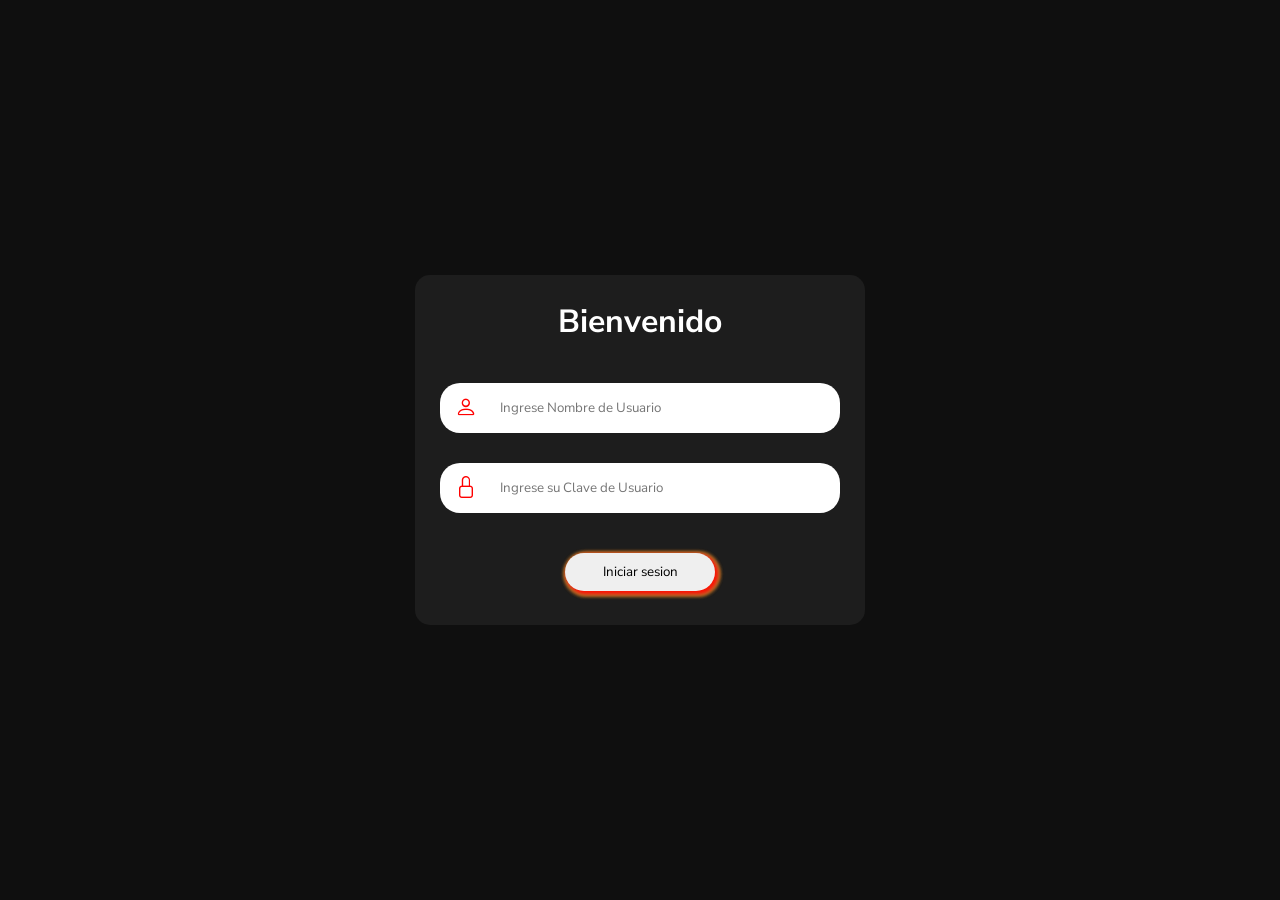
<file: index.html>
<!DOCTYPE html> <!-- HTML 5 -->
<html lang="es"> <!-- Spanish -->

<head> <!-- Cabeza de la pagina  -->
    <meta charset="UTF-8"> <!-- Indica que podemos utilizar caracteres especiales -->
    <meta name="viewport" content="width=device-width, initial-scale=1.0"> <!-- Indica que la pagina es responsiva -->
    <title>Inicio-sesion-Trabajos-JS</title> <!-- Nombre de la pagina -->
    <!-- Hoja de estylos -->
    <link rel="stylesheet" href="static/css/style.css">
    <!-- Boostrap Icons -->
    <link rel="stylesheet" href="https://cdn.jsdelivr.net/npm/bootstrap-icons@1.13.1/font/bootstrap-icons.min.css">
    <!-- Google Fonts -->
    <link rel="preconnect" href="https://fonts.googleapis.com">
    <link rel="preconnect" href="https://fonts.gstatic.com" crossorigin>
    <link
        href="https://fonts.googleapis.com/css2?family=Cedarville+Cursive&family=Edu+NSW+ACT+Cursive:wght@400..700&family=Flamenco:wght@300;400&family=Nunito+Sans:ital,opsz,wght@0,6..12,200..1000;1,6..12,200..1000&display=swap"
        rel="stylesheet">

</head> <!-- Fin de la cabeza d e la pagina -->

<body> <!-- Inicio del body -->
    <main class="container"> <!-- Inicio del container -->
        <div class="card"> <!-- Inicio de Card -->
            <h1>Bienvenido</h1>
            <div class="campos"> <!-- Inicio de Campos -->
                <div class="campo"> <!-- Inicio de Campo -->
                    <i class="bi bi-person"></i> <input type="text" placeholder="Ingrese Nombre de Usuario"
                        id="principal">
                </div> <!-- Fin de Campo-->
                <div class="campo"> <!-- Inicio de Campo -->
                    <i class="bi bi-lock"></i><input type="password" placeholder="Ingrese su Clave de Usuario"
                        id="secundario">
                </div> <!-- Fin de Campo -->
            </div> <!-- Fin de Campos -->
            <button type="submit" onclick="enviar()">Iniciar sesion</button>
        </div> <!-- Fin de Card -->
    </main> <!-- Fin del container -->
    <!-- Script JS -->
    <script src="static/js/script.js"></script>
</body> <!-- Fin del body -->

</html> <!-- Fin del html 5 -->
</file>
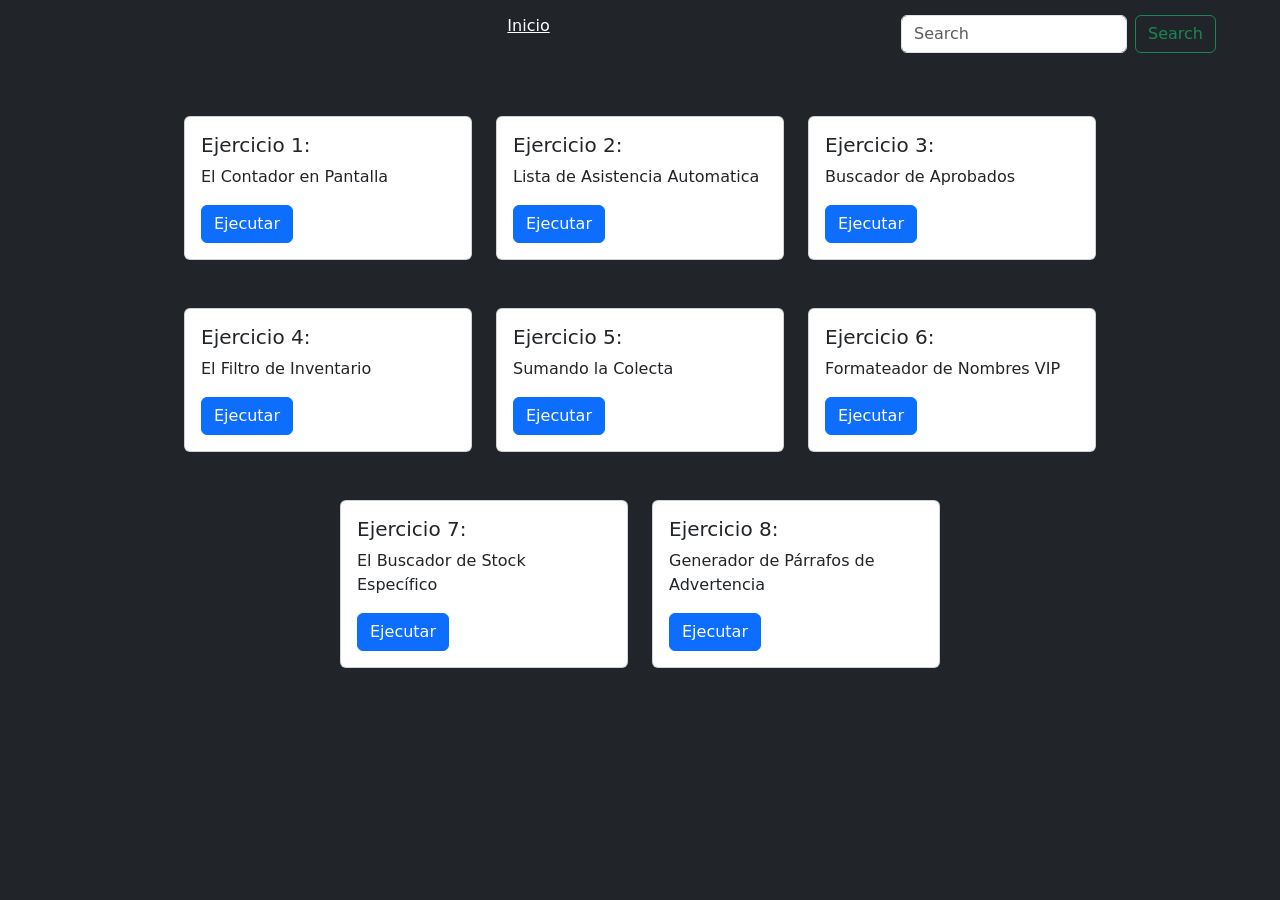
<file: bucles.html>
<!DOCTYPE html>
<html lang="es">

<head>
    <meta charset="UTF-8">
    <meta name="viewport" content="width=device-width, initial-scale=1.0">
    <!-- Autor del documento -->
    <meta name="author" content="danieljimenezliceovvh.cl">
    <link rel="stylesheet" href="static/css/bucles.css">
    <!-- Boostrap icons -->
     <link rel="stylesheet" href="https://cdn.jsdelivr.net/npm/bootstrap-icons@1.13.1/font/bootstrap-icons.min.css">
    <!-- Bootstrap CSS -->
    <link href="https://cdn.jsdelivr.net/npm/bootstrap@5.3.8/dist/css/bootstrap.min.css" rel="stylesheet"
        integrity="sha384-sRIl4kxILFvY47J16cr9ZwB07vP4J8+LH7qKQnuqkuIAvNWLzeN8tE5YBujZqJLB" crossorigin="anonymous">
    <title>Bucles for</title>
</head>

<body class="bg-dark text-blak">
    <header>
        <nav class="navbar d-flex align-items-center>
            <div class="container-fluid">
                <a class="navbar-brand fs-1 text-warning"><i class="bi bi-javascript"></i></a>
                <ul>
                    <li><i class="bi bi-house fs-4"></i><a href="portada.html">Inicio</a></li>
                </ul>
                <form class="d-flex" role="search">
                    <input class="form-control me-2" type="search" placeholder="Search" aria-label="Search" />
                    <button class="btn btn-outline-success" type="submit">Search</button>
                </form>
            </div>
        </nav>
        <main class="contenedor p-5 d-flex flex-wrap gap-4 align-items-center justify-content-center">
            <div class="card mb-4" style="width: 18rem;">
                <div class="card-body">
                    <h5 class="card-title">Ejercicio 1:</h5>
                    <p class="card-text">El Contador en Pantalla</p>
                    <a href="#" class="btn btn-primary" onclick="Contador()">Ejecutar</a>
                    <div id="resultadoContainer" class="mt-4 d-none">
                        <h5>Resultado</h5>
                        <div id="result1" class="alert alert-success fw-bold"></div>
                    </div>
                </div>
            </div>

            <div class="card mb-4" style="width: 18rem;">
                <div class="card-body">
                    <h5 class="card-title">Ejercicio 2:</h5>
                    <p class="card-text">Lista de Asistencia Automatica</p>
                    <a href="#" class="btn btn-primary" onclick="lista()">Ejecutar</a>
                    <div id="resultadoContainer2" class="mt-4 d-none">
                        <h5>Resultado</h5>
                        <div id="result2" class="alert alert-success fw-bold"></div>
                    </div>
                </div>
            </div>
            <div class="card mb-4" style="width: 18rem;">
                <div class="card-body">
                    <h5 class="card-title">Ejercicio 3:</h5>
                    <p class="card-text"> Buscador de Aprobados </p>
                    <a href="#" class="btn btn-primary" onclick="notas()">Ejecutar</a>
                    <div id="resultadoContainer3" class="mt-4 d-none">
                        <h5>Resultado</h5>
                        <div id="result3" class="alert alert-success fw-bold"></div>
                    </div>
                </div>
            </div>
            <div class="card mb-4" style="width: 18rem;">
                <div class="card-body">
                    <h5 class="card-title">Ejercicio 4:</h5>
                    <p class="card-text">El Filtro de Inventario</p>
                    <a href="#" class="btn btn-primary" onclick="Inventario()">Ejecutar</a>
                    <div id="resultadoContainer" class="mt-4 d-none">
                        <h5>Resultado</h5>
                        <div id="result1" class="alert alert-success fw-bold"></div>
                    </div>
                </div>
            </div>
            <div class="card mb-4" style="width: 18rem;">
                <div class="card-body">
                    <h5 class="card-title">Ejercicio 5:</h5>
                    <p class="card-text">Sumando la Colecta</p>
                    <a href="#" class="btn btn-primary" onclick="Sumando()">Ejecutar</a>
                    <div id="resultadoContainer" class="mt-4 d-none">
                        <h5>Resultado</h5>
                        <div id="result1" class="alert alert-success fw-bold"></div>
                    </div>
                </div>
            </div>
            <div class="card mb-4" style="width: 18rem;">
                <div class="card-body">
                    <h5 class="card-title">Ejercicio 6:</h5>
                    <p class="card-text"> Formateador de Nombres VIP</p>
                    <a href="#" class="btn btn-primary" onclick="Formateador()">Ejecutar</a>
                    <div id="resultadoContainer" class="mt-4 d-none">
                        <h5>Resultado</h5>
                        <div id="result1" class="alert alert-success fw-bold"></div>
                    </div>
                </div>
            </div>
            <div class="card mb-4" style="width: 18rem;">
                <div class="card-body">
                    <h5 class="card-title">Ejercicio 7:</h5>
                    <p class="card-text"> El Buscador de Stock Específico</p>
                    <a href="#" class="btn btn-primary" onclick="Stock()">Ejecutar</a>
                    <div id="resultadoContainer" class="mt-4 d-none">
                        <h5>Resultado</h5>
                        <div id="result1" class="alert alert-success fw-bold"></div>
                    </div>
                </div>
            </div>
            <div class="card mb-4" style="width: 18rem;">
                <div class="card-body">
                    <h5 class="card-title">Ejercicio 8:</h5>
                    <p class="card-text">Generador de Párrafos de Advertencia</p>
                    <a href="#" class="btn btn-primary" onclick="Generador()">Ejecutar</a>
                    <div id="resultadoContainer" class="mt-4 d-none">
                        <h5>Resultado</h5>
                        <div id="result1" class="alert alert-success fw-bold"></div>
                    </div>
                </div>
            </div>
        </main>
        </div>
        </div>
    </header>

    <!-- Script JS -->
    <script src="static/js/bucles.js"></script>
    <!-- Bootstrap JS -->
    <script src="https://cdn.jsdelivr.net/npm/bootstrap@5.3.8/dist/js/bootstrap.bundle.min.js"
        integrity="sha384-FKyoEForCGlyvwx9Hj09JcYn3nv7wiPVlz7YYwJrWVcXK/BmnVDxM+D2scQbITxI"
        crossorigin="anonymous"></script>
</body>

</html>
</file>
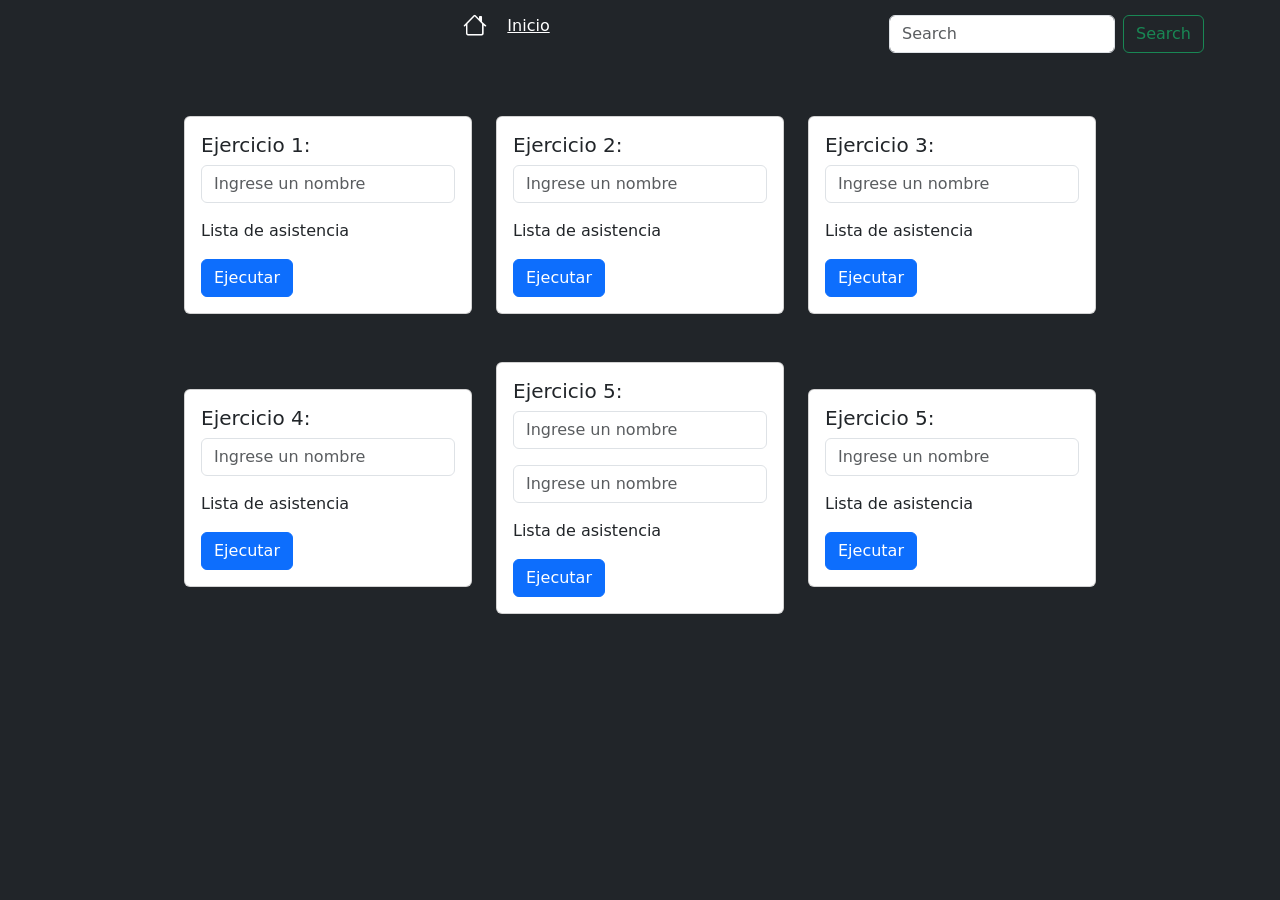
<file: funciones.html>
<!DOCTYPE html>
<html lang="es">

<head>
    <meta charset="UTF-8">
    <meta name="viewport" content="width=device-width, initial-scale=1.0">
    <meta name="author" content="danieljimenezliceovvh.cl">

    <link rel="stylesheet" href="static/css/bucles.css">

    <!-- Bootstrap icons -->
    <link rel="stylesheet" href="https://cdn.jsdelivr.net/npm/bootstrap-icons@1.13.1/font/bootstrap-icons.min.css">

    <!-- Bootstrap CSS -->
    <link href="https://cdn.jsdelivr.net/npm/bootstrap@5.3.8/dist/css/bootstrap.min.css" rel="stylesheet">

    <title>Bucles for</title>
</head>

<body class="bg-dark text-white">

    <header>
        <nav class="navbar d-flex align-items-center">
            <div class="container-fluid">
                <a class="navbar-brand fs-1 text-warning">
                    <i class="bi bi-javascript"></i>
                </a>

                <ul>
                    <li>
                        <i class="bi bi-house fs-4"></i>
                        <a href="portada.html">Inicio</a>
                    </li>
                </ul>

                <form class="d-flex">
                    <input class="form-control me-2" type="search" placeholder="Search" />
                    <button class="btn btn-outline-success" type="submit">Search</button>
                </form>
            </div>
        </nav>
    </header>

    <main class="contenedor p-5 d-flex flex-wrap gap-4 align-items-center justify-content-center">
        <!-- Caja 1 -->
        <div class="card mb-4" style="width: 18rem;">
            <div class="card-body">
                <h5 class="card-title">Ejercicio 1:</h5>

                <input type="text" class="form-control mb-3" id="input1" placeholder="Ingrese un nombre">

                <p class="card-text">Lista de asistencia</p>

                <button class="btn btn-primary" onclick="Contador()">Ejecutar</button>

                <div id="container1" class="mt-4 d-none">
                    <h5>Resultado</h5>
                    <div id="result1" class="alert alert-success fw-bold"></div>
                </div>
            </div>
        </div>

        <!-- Caja 2 -->

        <div class="card mb-4" style="width: 18rem;">
            <div class="card-body">
                <h5 class="card-title">Ejercicio 2:</h5>

                <input type="text" class="form-control mb-3" id="input2" placeholder="Ingrese un nombre">

                <p class="card-text">Lista de asistencia</p>

                <button class="btn btn-primary" onclick="ingresarUrgencia()">Ejecutar</button>

                <div id="container2" class="mt-4 d-none">
                    <h5>Resultado</h5>
                    <div id="result2" class="alert alert-success fw-bold"></div>
                </div>
            </div>
        </div>

        <!-- Caja 3 -->

        <div class="card mb-4" style="width: 18rem;">
            <div class="card-body">
                <h5 class="card-title">Ejercicio 3:</h5>

                <input type="text" class="form-control mb-3" id="input3" placeholder="Ingrese un nombre">

                <p class="card-text">Lista de asistencia</p>

                <button class="btn btn-primary" onclick="delivery()">Ejecutar</button>

                <div id="container3" class="mt-4 d-none">
                    <h5>Resultado</h5>
                    <div id="result3" class="alert alert-success fw-bold"></div>
                </div>
            </div>
        </div>

        <!-- Caja 4 -->

        <div class="card mb-4" style="width: 18rem;">
            <div class="card-body">
                <h5 class="card-title">Ejercicio 4:</h5>

                <input type="text" class="form-control mb-3" id="input4" placeholder="Ingrese un nombre">

                <p class="card-text">Lista de asistencia</p>

                <button class="btn btn-primary" onclick="verificarCodigo()">Ejecutar</button>

                <div id="container4" class="mt-4 d-none">
                    <h5>Resultado</h5>
                    <div id="result4" class="alert alert-success fw-bold"></div>
                </div>
            </div>
        </div>

        <!-- Ejercicio 5 -->


        <div class="card mb-4" style="width: 18rem;">
            <div class="card-body">
                <h5 class="card-title">Ejercicio 5:</h5>

                <input type="text" class="form-control mb-3" id="input5" placeholder="Ingrese un nombre">
                <input type="text" class="form-control mb-3" id="input_5" placeholder="Ingrese un nombre">

                <p class="card-text">Lista de asistencia</p>

                <button class="btn btn-primary" onclick="simularCuotas()">Ejecutar</button>

                <div id="container5" class="mt-4 d-none">
                    <h5>Resultado</h5>
                    <div id="result5" class="alert alert-success fw-bold"></div>
                </div>
            </div>
        </div>

        <!-- Ejercicio 6 -->

        

        <div class="card mb-4" style="width: 18rem;">
            <div class="card-body">
                <h5 class="card-title">Ejercicio 5:</h5>

                <input type="text" class="form-control mb-3" id="input6" placeholder="Ingrese un nombre">

                <p class="card-text">Lista de asistencia</p>

                <button class="btn btn-primary" onclick="FiltrarPrecios()">Ejecutar</button>

                <div id="container6" class="mt-4 d-none">
                    <h5>Resultado</h5>
                    <div id="result6" class="alert alert-success fw-bold"></div>
                </div>
            </div>
        </div>

    </main>

    <!-- Script JS -->
    <script src="static/js/funciones.js"></script>

    <!-- Bootstrap JS -->
    <script src="https://cdn.jsdelivr.net/npm/bootstrap@5.3.8/dist/js/bootstrap.bundle.min.js"></script>

</body>

</html>
</file>
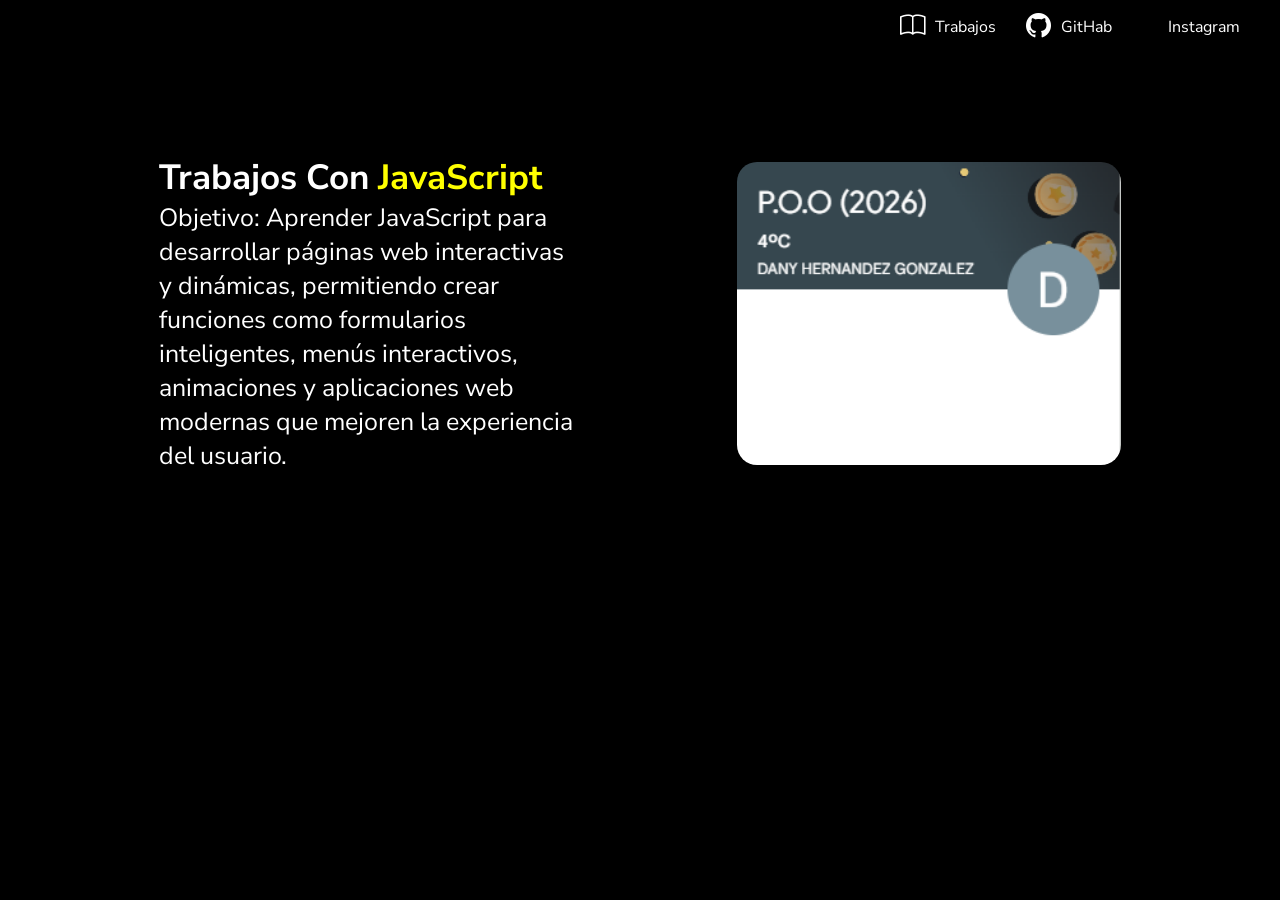
<file: portada.html>
<!DOCTYPE html> <!-- Inicio del HTML 5 -->
<html lang="es"> <!-- Spanish -->

<head> <!-- Cabeza d ela pagina -->
    <meta charset="UTF-8"> <!-- Indica que podemos utilizar caracteres especiales -->
    <meta name="viewport" content="width=device-width, initial-scale=1.0"> <!-- Indica que la pagina es responsiva -->
    <title>Document</title> <!-- Nombre de la pagina -->
    <!-- Boostrap Icons -->
    <link rel="stylesheet" href="https://cdn.jsdelivr.net/npm/bootstrap-icons@1.13.1/font/bootstrap-icons.min.css">
    <!-- CSS -->
    <link rel="stylesheet" href="static/css/portada.css">
    <!-- Google Fonts -->
    <link rel="preconnect" href="https://fonts.googleapis.com">
    <link rel="preconnect" href="https://fonts.gstatic.com" crossorigin>
    <link
        href="https://fonts.googleapis.com/css2?family=Cedarville+Cursive&family=Edu+NSW+ACT+Cursive:wght@400..700&family=Flamenco:wght@300;400&family=Nunito+Sans:ital,opsz,wght@0,6..12,200..1000;1,6..12,200..1000&display=swap"
        rel="stylesheet">
</head> <!-- Fin de la cabeza de la pagina -->

<body> <!-- Inicio del Cuerpo de la pagina -->
    <header> <!-- Inicio de header -->
        <nav class="nav"> <!-- Inicio de nav -->
            <i class="bi bi-javascript"></i>
            <div class="menu"> <!-- Inicio de Menu Burger -->
                <i class="bi bi-list"></i>
            </div> <!-- Fin de Menu burger -->
            <ul>
                <li><i class="bi bi-book"></i><a href="trabajos_02.html">Trabajos</a></li>
                <li><i class="bi bi-github"></i><a href="https://github.com/11gnacio">GitHab</a></li>
                <li><i class="bi bi-archive"></i><a href="#">Instagram </a></li>
            </ul>
        </nav> <!-- Fin de nav -->
    </header> <!-- Fin de header -->
    <main class="container"> <!-- Inicio del contenedor -->
        <section class="principal"> <!-- Inicio de principal -->
            <div class="isquierda"> <!-- Inicio de isquierda -->
                <h2>Trabajos Con <span>JavaScript</span></h2>
                <p>Objetivo: Aprender JavaScript para desarrollar páginas web interactivas y dinámicas, permitiendo
                    crear funciones como formularios inteligentes, menús interactivos, animaciones y aplicaciones web
                    modernas que mejoren la experiencia del usuario.</p>
            </div> <!-- Fin de isquierda -->
            <img src="static/images/hoy.PNG" alt="Referencia">
        </section> <!-- Fin de principal -->
    </main> <!-- Fin del contenedor -->
    <script src="static/js/portada.js"></script>
</body> <!-- Fin del Cuerpo de la pagina -->

</html> <!-- Fin del HTML 5-->
</file>
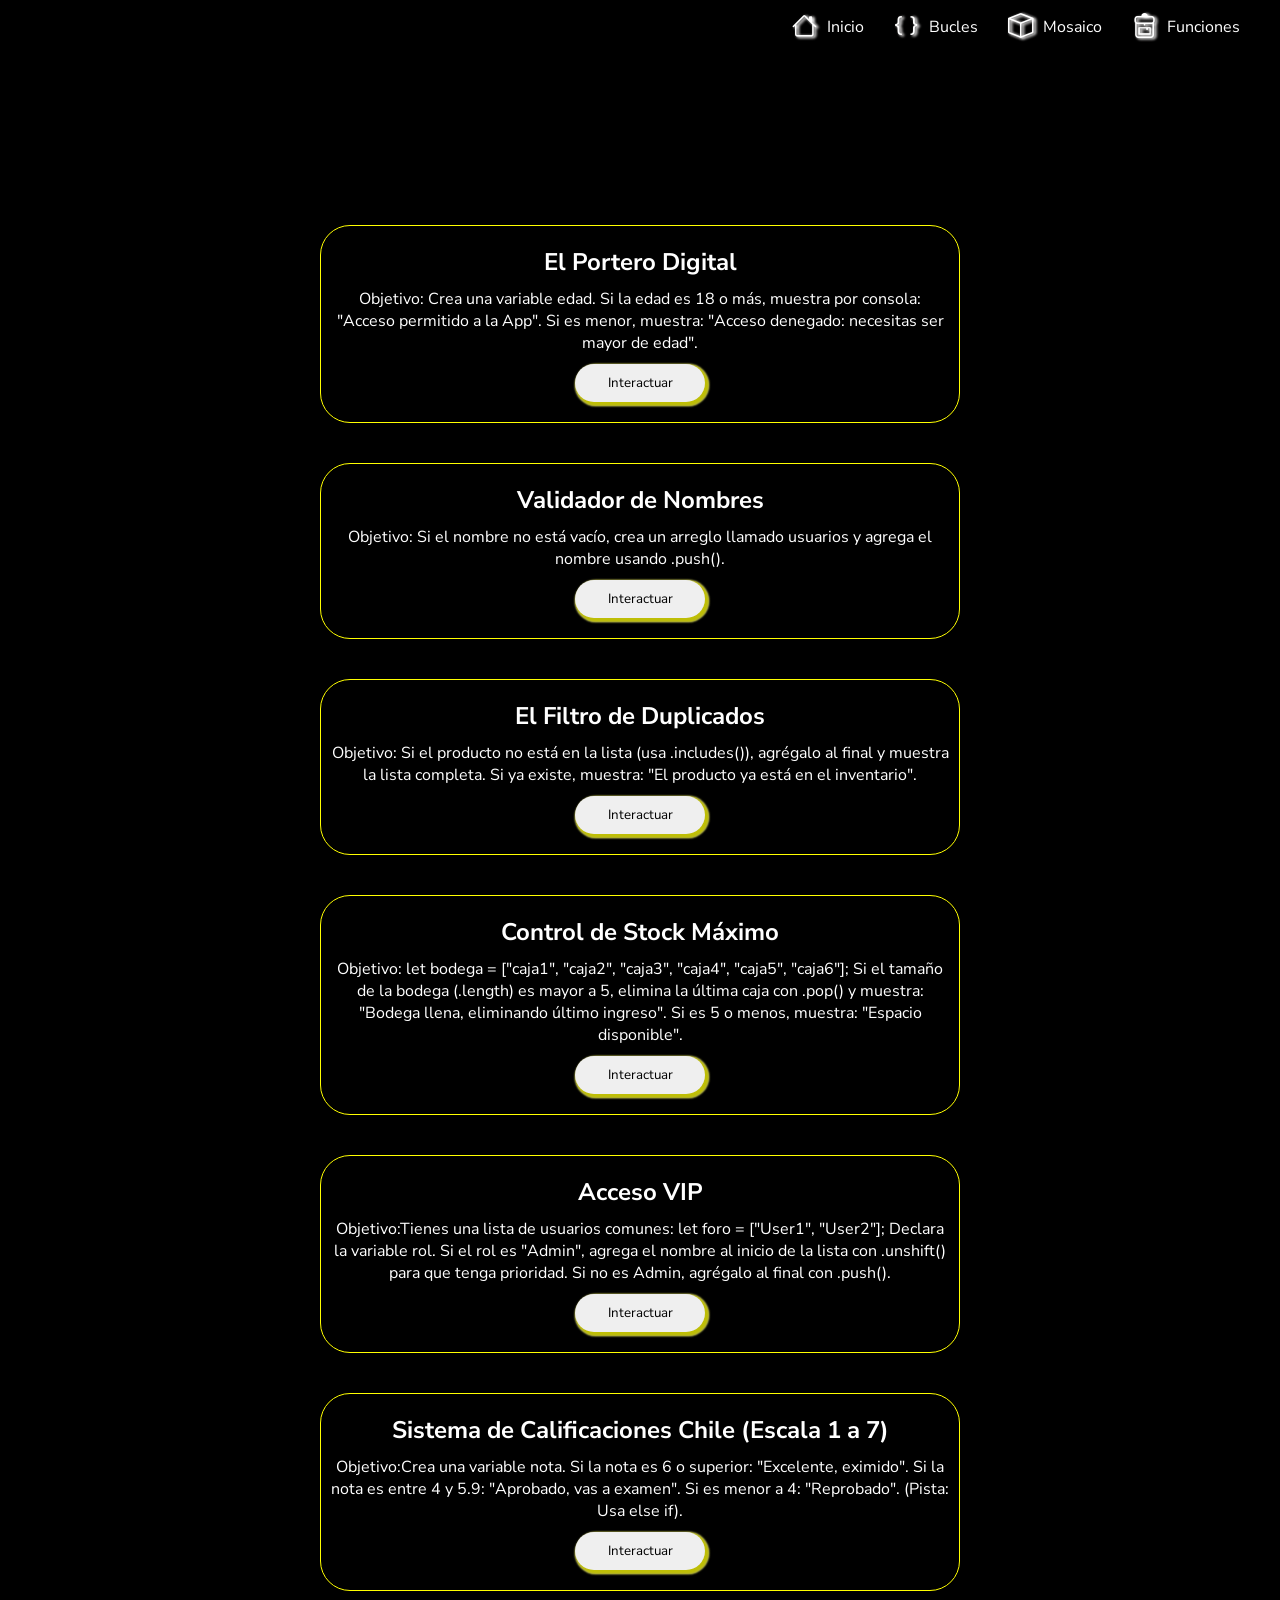
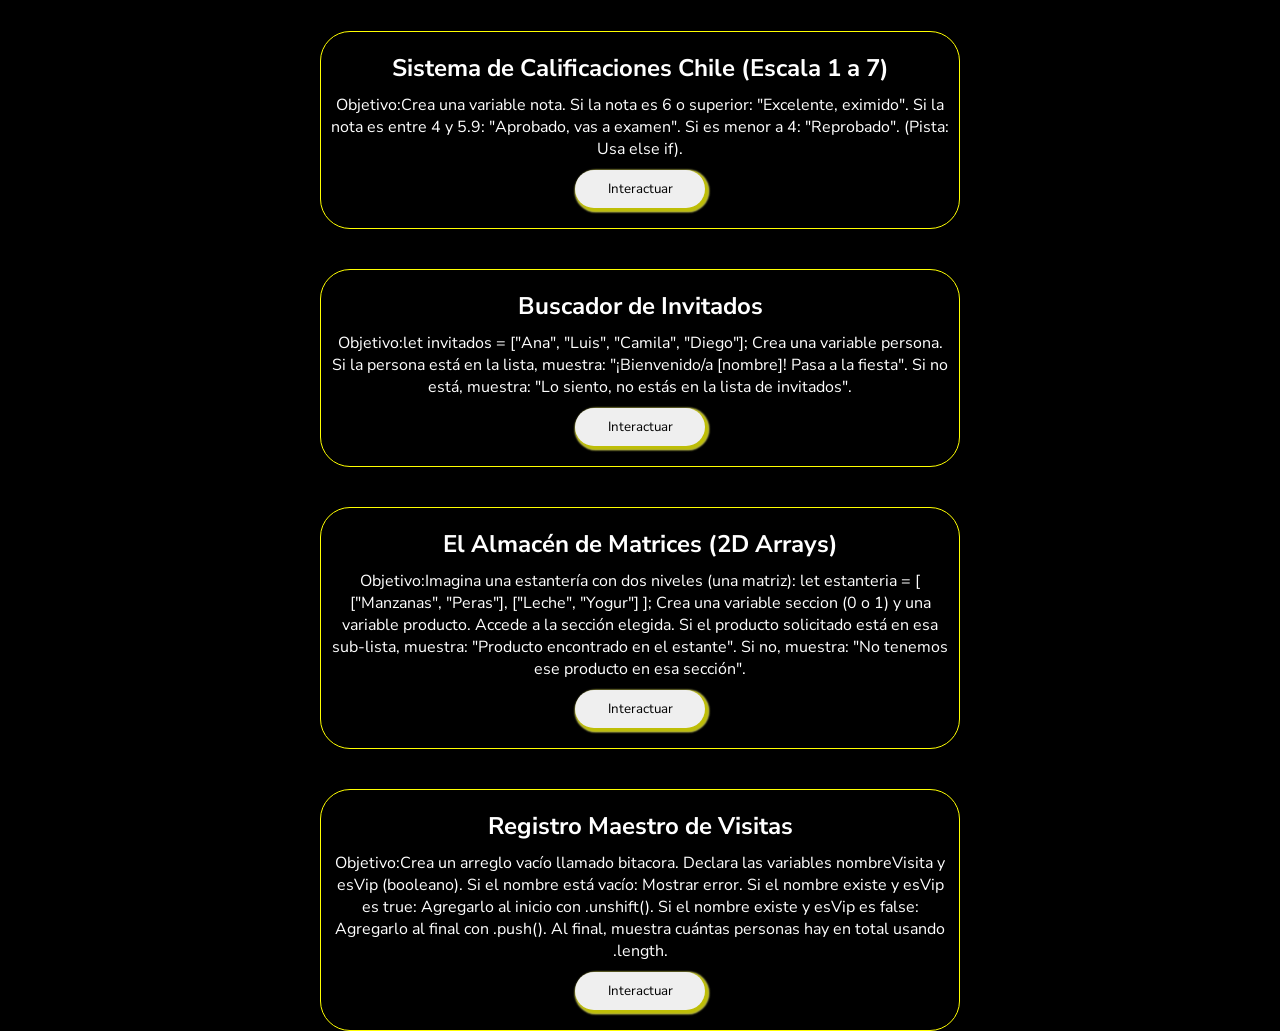
<file: trabajos_02.html>
<!DOCTYPE html> <!-- Inicio del HTML 5 -->
<html lang="es"> <!-- Spanish -->

<head> <!-- Cabeza d ela pagina -->
    <meta charset="UTF-8"> <!-- Indica que podemos utilizar caracteres especiales -->
    <meta name="viewport" content="width=device-width, initial-scale=1.0"> <!-- Indica que la pagina es responsiva -->
    <title>Document</title> <!-- Nombre de la pagina -->
    <!-- Boostrap Icons -->
    <link rel="stylesheet" href="https://cdn.jsdelivr.net/npm/bootstrap-icons@1.13.1/font/bootstrap-icons.min.css">
    <!-- CSS -->
    <link rel="stylesheet" href="static/css/trabajo_02.css">
    <!-- Google Fonts -->
    <link rel="preconnect" href="https://fonts.googleapis.com">
    <link rel="preconnect" href="https://fonts.gstatic.com" crossorigin>
    <link
        href="https://fonts.googleapis.com/css2?family=Cedarville+Cursive&family=Edu+NSW+ACT+Cursive:wght@400..700&family=Flamenco:wght@300;400&family=Nunito+Sans:ital,opsz,wght@0,6..12,200..1000;1,6..12,200..1000&display=swap"
        rel="stylesheet">
</head> <!-- Fin de la cabeza de la pagina -->

<body> <!-- Inicio del Cuerpo de la pagina -->
    <header> <!-- Inicio de header -->
        <nav class="nav"> <!-- Inicio de nav -->
            <i class="bi bi-javascript"></i>
            <div class="menu"> <!-- Inicio de Menu Burger -->
                <i class="bi bi-list"></i>
            </div> <!-- Fin de Menu burger -->
            <ul>
                <li><i class="bi bi-house"></i><a href="portada.html">Inicio</a></li>
                <li><i class="bi bi-braces"></i><a href="bucles.html">Bucles</a></li>
                <li><i class="bi bi-box"></i><a href="https://ignacio-tare.netlify.app/">Mosaico </a></li>
                <li><i class="bi bi-backpack4"></i><a href="funciones.html">Funciones </a></li>
            </ul>
        </nav> <!-- Fin de nav -->
    </header> <!-- Fin de header -->
    <main class="container"> <!-- Inicio del contenedor -->
        <section>
            <article>
                <h2> El Portero Digital</h2>
                <p>Objetivo: Crea una variable edad. Si la edad es 18 o más, muestra por consola: "Acceso permitido a la
                    App". Si es menor, muestra: "Acceso denegado: necesitas ser mayor de edad".</p>
            </article>
            <div class="btn">
                <button type="button" onclick="uno()">Interactuar</button>
            </div>
        </section>

        <section>
            <article>
                <h2> Validador de Nombres</h2>
                <p>Objetivo: Si el nombre no está vacío, crea un arreglo llamado usuarios y agrega el nombre usando
                    .push().
                </p>
            </article>
            <div class="btn">
                <button type="button" onclick="dos()">Interactuar</button>
            </div>
        </section>

        <section>
            <article>
                <h2> El Filtro de Duplicados</h2>
                <p>Objetivo: Si el producto no está en la lista (usa .includes()), agrégalo al final y muestra la lista
                    completa.
                    Si ya existe, muestra: "El producto ya está en el inventario".

                </p>
            </article>
            <div class="btn">
                <button type="button" onclick="tres()">Interactuar</button>
            </div>
        </section>

        <section>
            <article>
                <h2>Control de Stock Máximo</h2>
                <p>Objetivo: let bodega = ["caja1", "caja2", "caja3", "caja4", "caja5", "caja6"];
                    Si el tamaño de la bodega (.length) es mayor a 5, elimina la última caja con .pop() y muestra:
                    "Bodega llena, eliminando último ingreso".
                    Si es 5 o menos, muestra: "Espacio disponible".</p>
            </article>
            <div class="btn">
                <button type="button" onclick="cuatro()">Interactuar</button>
            </div>
        </section>

        <section>
            <article>
                <h2>Acceso VIP</h2>
                <p>Objetivo:Tienes una lista de usuarios comunes: let foro = ["User1", "User2"];
                    Declara la variable rol.
                    Si el rol es "Admin", agrega el nombre al inicio de la lista con .unshift() para que tenga
                    prioridad.
                    Si no es Admin, agrégalo al final con .push().
                </p>
            </article>
            <div class="btn">
                <button type="button" onclick="cinco()">Interactuar</button>
            </div>
        </section>

        <section>
            <article>
                <h2>Sistema de Calificaciones Chile (Escala 1 a 7)</h2>
                <p>Objetivo:Crea una variable nota.
                    Si la nota es 6 o superior: "Excelente, eximido".
                    Si la nota es entre 4 y 5.9: "Aprobado, vas a examen".
                    Si es menor a 4: "Reprobado".
                    (Pista: Usa else if). </p>
            </article>
            <div class="btn">
                <button type="button" onclick="seis()">Interactuar</button>
            </div>
        </section>

        <section>
            <article>
                <h2>Sistema de Calificaciones Chile (Escala 1 a 7)</h2>
                <p>Objetivo:Crea una variable nota.
                    Si la nota es 6 o superior: "Excelente, eximido".
                    Si la nota es entre 4 y 5.9: "Aprobado, vas a examen".
                    Si es menor a 4: "Reprobado".
                    (Pista: Usa else if). </p>
            </article>
            <div class="btn">
                <button type="button" onclick="ciete()">Interactuar</button>
            </div>
        </section>

        <section>
            <article>
                <h2>Buscador de Invitados</h2>
                <p>Objetivo:let invitados = ["Ana", "Luis", "Camila", "Diego"];
                    Crea una variable persona.
                    Si la persona está en la lista, muestra: "¡Bienvenido/a [nombre]! Pasa a la fiesta".
                    Si no está, muestra: "Lo siento, no estás en la lista de invitados".
                </p>
            </article>
            <div class="btn">
                <button type="button" onclick="ocho()">Interactuar</button>
            </div>
        </section>

        <section>
        <article>
            <h2> El Almacén de Matrices (2D Arrays)</h2>
            <p>Objetivo:Imagina una estantería con dos niveles (una matriz):
                let estanteria = [ ["Manzanas", "Peras"], ["Leche", "Yogur"] ];
                Crea una variable seccion (0 o 1) y una variable producto.
                Accede a la sección elegida. Si el producto solicitado está en esa sub-lista, muestra: "Producto
                encontrado en el estante".
                Si no, muestra: "No tenemos ese producto en esa sección".
            </p>
        </article>
        <div class="btn">
            <button type="button" onclick="nueve()">Interactuar</button>
        </div>
        </section>
        <section>
        <article>
            <h2> Registro Maestro de Visitas</h2>
            <p>Objetivo:Crea un arreglo vacío llamado bitacora.
                Declara las variables nombreVisita y esVip (booleano).
                Si el nombre está vacío: Mostrar error.
                Si el nombre existe y esVip es true: Agregarlo al inicio con .unshift().
                Si el nombre existe y esVip es false: Agregarlo al final con .push().
                Al final, muestra cuántas personas hay en total usando .length.
            </p>
        </article>
        <div class="btn">
            <button type="button" onclick="dies()">Interactuar</button>
        </div>
        </section>
    </main> <!-- Fin del contenedor -->
    <script src="static/js/trabajos_02.js"></script>
</body> <!-- Fin del Cuerpo de la pagina -->

</html> <!-- Fin del HTML 5-->
</file>
<file: static/css/style.css>
/* Reinicio de los estilos */
* {
    font-family: "Nunito Sans", sans-serif;
    margin: 0;
    padding: 0;
    box-sizing: border-box;
}

body {
    background-color: #0F0F0F;
}

.container {
    position: absolute;
    top: 50%;
    left: 50%;
    transform: translate(-50%, -50%);
}

.card {
    margin: 0 auto;
    padding: 25px;
    border-radius: 15px;
    background-color: #1D1D1D;
    text-align: center;
    align-items: center;
    display: flex;
    width: 450px;
    flex-direction: column;
    height: 350px;
    gap: 40px;
}

.card h1 {
    color: #fff;
}

/* contenedor de los campos */
.card .campos {
    display: flex;
    gap: 30px;
    flex-direction: column;
}

/* contenedor individual del input */
.campo {
    position: relative;
}

/* input */
.card .campos input {
    padding: 10px;
    border: none;
    width: 400px;
    padding-left: 45px;
    padding-left: 60px;
    height: 50px;
    border-radius: 20px;
    transition: 0.40s ease;
}

/* icono */
.bi-person {
    position: absolute;
    left: 15px;
    top: 50%;
    transform: translateY(-50%);
    font-size: 22px;
    color: red;
    z-index: 1;
}

/* hover botones */
#principal:hover,
#secundario:hover {
    box-shadow: 
    2px 2px 4px #fff,
    2px 2px 4px #fff,
    2px 2px 4px #fff;
    transform: scale(1.1);
    transition: 0.40s ease;
}

.bi-lock {
    position: absolute;
    left: 15px;
    top: 50%;
    transform: translateY(-50%);
    font-size: 22px;
    color: red;
    z-index: 1;
}


.container .card button {
    padding: 10px;
    width: 150px;
    border-radius: 20px;
    border: none;
    cursor: pointer;
    box-shadow: 
    2px 2px 4px 2px rgb(253, 18, 1),
    2px 2px 4px 2px rgb(134, 134, 100),
    2px 2px 4px 2px yellow
    ;
}
</file>
<file: static/css/bucles.css>
/* Reinicio de los estilos */
* {
margin: 0;
padding: 0;
box-sizing: border-box;
}

ul {
    display: flex;
    align-items: center;
}

li {
    display: flex;
    list-style: none;
    align-items: center;
    gap: 20px;
}

li a {
    color: #Fff;
}

header {
    margin: 0 auto;
    width: 90%;
}
</file>
<file: static/css/portada.css>
/* Reinicio de estilos */
*{
    font-family: "Nunito Sans", sans-serif;
    margin:0;
    padding:0;
    box-sizing:border-box;
}

body{
    background:#000;
}

header{
    padding:10px;
}

.nav{
    display:flex;
    justify-content:space-between;
    align-items:center;
    margin:0 auto;
    max-width:1200px;
}

.nav ul{
    display:flex;
    align-items:center;
    gap: 30px;
}

.nav li{
    align-items: center;
    display: flex;
    gap: 10px;
    list-style:none;
}

.nav a{
    text-decoration:none;
    color:#fff;
}

.nav a:hover{
    color:yellow;
    border-bottom:2px solid #fff;
}

/* iconos */

.bi-javascript{
    font-size:48px;
    color:yellow;
}

.bi-book,
.bi-github,
.bi-instagram{
    color:#fff;
    font-size:25px;
}

/* hamburguesa */

.menu{
    display:none;
}

.bi-list{
    color:#fff;
    font-size:35px;
}

/* sección principal */

.principal{
    display:flex;
    justify-content:space-evenly;
    align-items:center;
    margin-top:100px;
}

.principal img{
    width:30%;
    border-radius:20px;
}

.principal h2{
    color:#fff;
    font-size:35px;
}

.principal p{
    color:#fff;
    font-size:25px;
}

/* responsive */

@media (max-width:768px){

.menu{
    display:block;
}

.nav ul{
    display:none;
    position:absolute;
    top:80px;
    right:0;
    width:250px;
    padding:25px;
    flex-direction:column;
    text-align:center;
    background:rgba(255,255,255,0.2);
    backdrop-filter:blur(10px);
}

.nav ul li a{
    color:#000;
}

.nav ul.active{
    display:flex;
}

}

.isquierda {
    width: 420px;
}

span {
    color: yellow;
}
</file>
<file: static/css/trabajo_02.css>
* {
    font-family: "Nunito Sans", sans-serif;
    margin: 0;
    padding: 0;
    box-sizing: border-box;
}

body {
    background-color: #000;
}

header {
    padding: 10px;
    width: 100%;
    position: fixed;
    top: 0;
    background: rgba(0, 0, 0, 0.2);
    backdrop-filter: blur(10px);
}

.nav {
    display: flex;
    justify-content: space-between;
    align-items: center;
    margin: 0 auto;
    max-width: 1200px;
}

.nav ul {
    display: flex;
    align-items: center;
    gap: 30px;
}

.nav li {
    align-items: center;
    display: flex;
    gap: 10px;
    list-style: none;
}

.nav a {
    text-decoration: none;
    color: #fff;
}

.nav a:hover {
    color: rgb(230, 255, 4);
    border-bottom: 2px solid #fff;
}

/* iconos */

.bi-javascript {
    font-size: 48px;
    color: yellow;
}

.bi-house,
.bi-braces,
.bi-archive,
.bi-backpack4,
.bi-box {
    color: #fff;
    font-size: 25px;
    text-shadow:
        2px 1px 3px #Fff,
        2px 1px 3px #4e4c4c,
        2px 1px 3px #888787;
}

/* hamburguesa */

.menu {
    display: none;
}

.bi-list {
    color: #fff;
    font-size: 35px;
}

@media (max-width:768px) {


    .menu {
        display: block;
    }

    .nav ul {
        display: none;
        position: absolute;
        top: 80px;
        right: 0;
        width: 250px;
        padding: 25px;
        flex-direction: column;
        text-align: center;
        background: rgba(255, 255, 255, 0.2);
        backdrop-filter: blur(10px);
    }

    .nav ul li a {
        color: #000;
    }

    .nav ul.active {
        display: flex;
    }

}

section article {
    color: #fff;
    text-align: center;
}

section article h2 {
    padding: 10px;
}

section {
    border: 1px solid yellow;
    margin: 0 auto;
    padding: 10px;
    width: 50%;
    border-radius: 30px;
}

.container {
    margin-top: 25vh;
    display: flex;
    flex-direction: column;
    gap: 40px;
}

.btn {
    padding: 10px;
    display: flex;
    justify-content: center;
}


.btn button {
    padding: 10px;
    width: 130px;
    border-radius: 20px;
    border: none;
    cursor: pointer;
    box-shadow: 
    2px 2px 2px 2px rgb(190, 190, 6),
    2px 2px 2px 2px rgb(165, 165, 154),
    2px 2px 2px 1px rgb(143, 143, 131);
    transition: 0.30s ease;
}

.btn button:hover {
 transform: scale(1.1);
}
</file>
